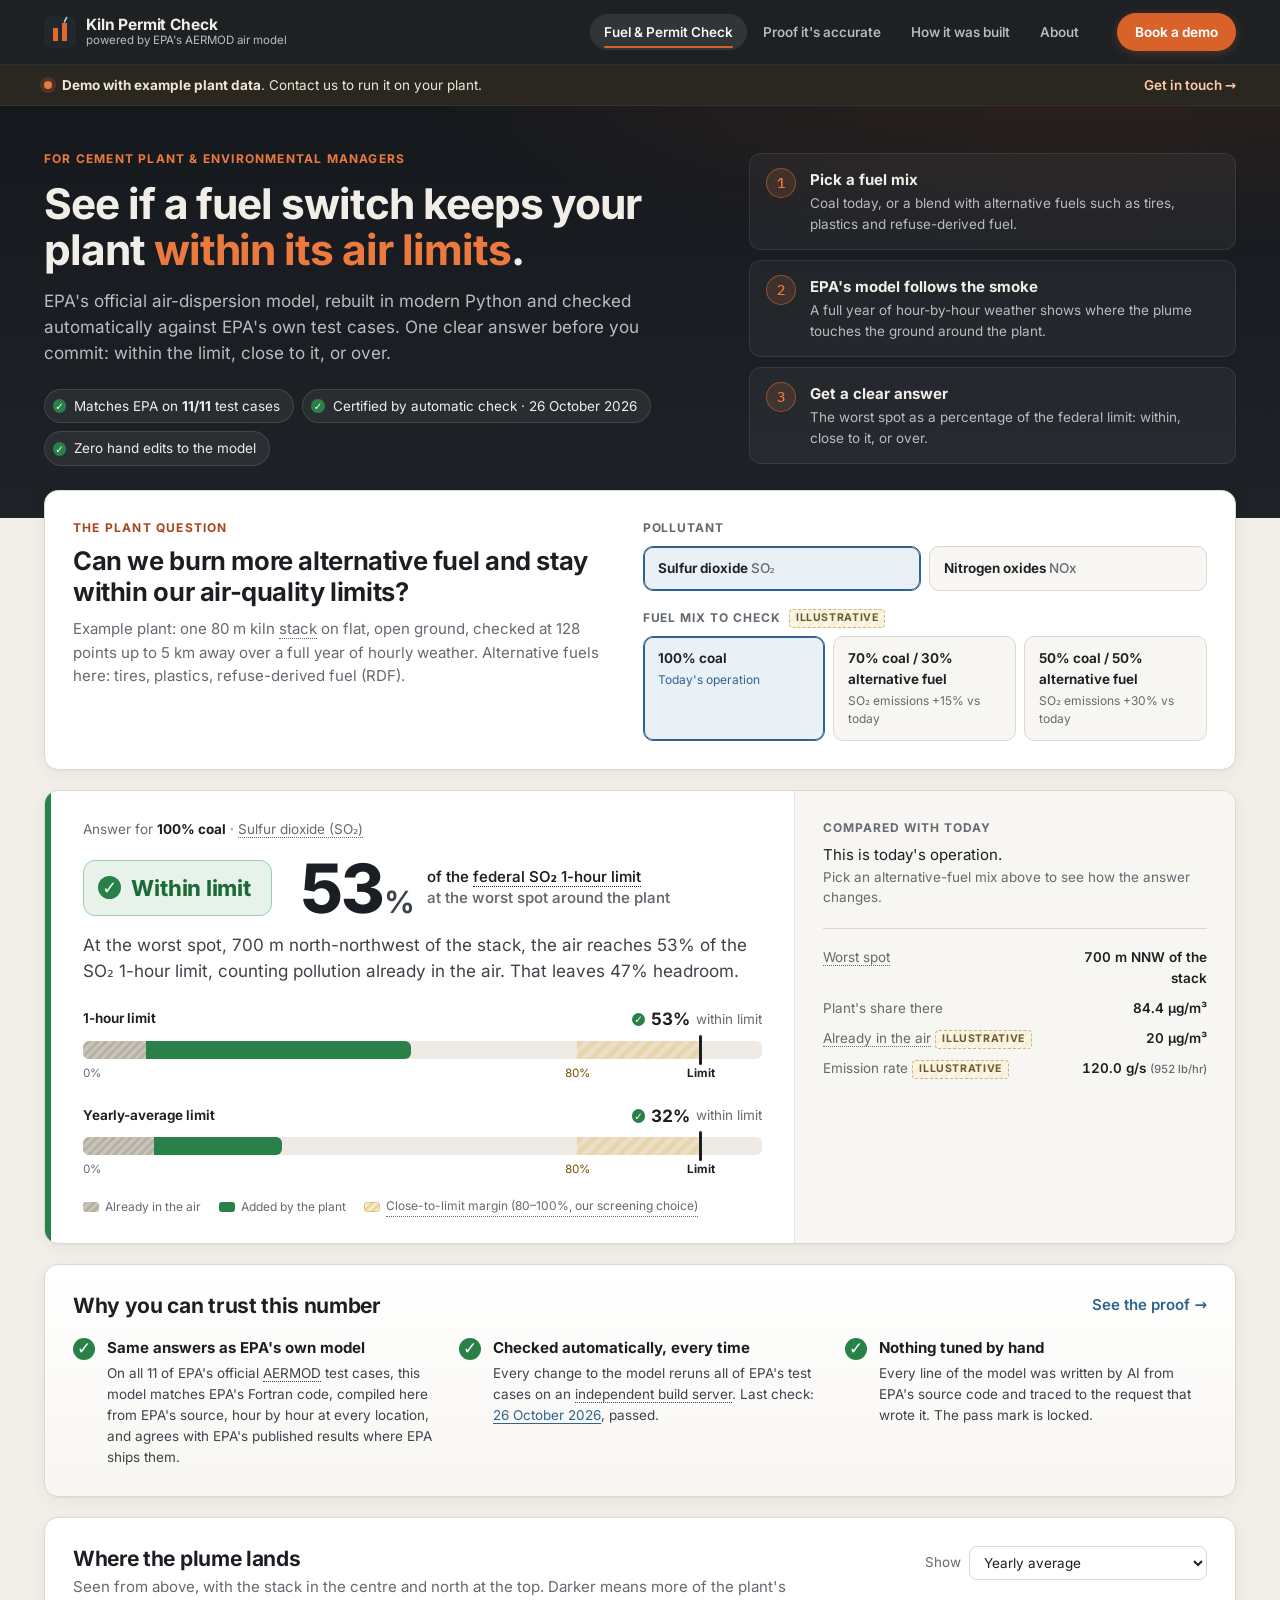
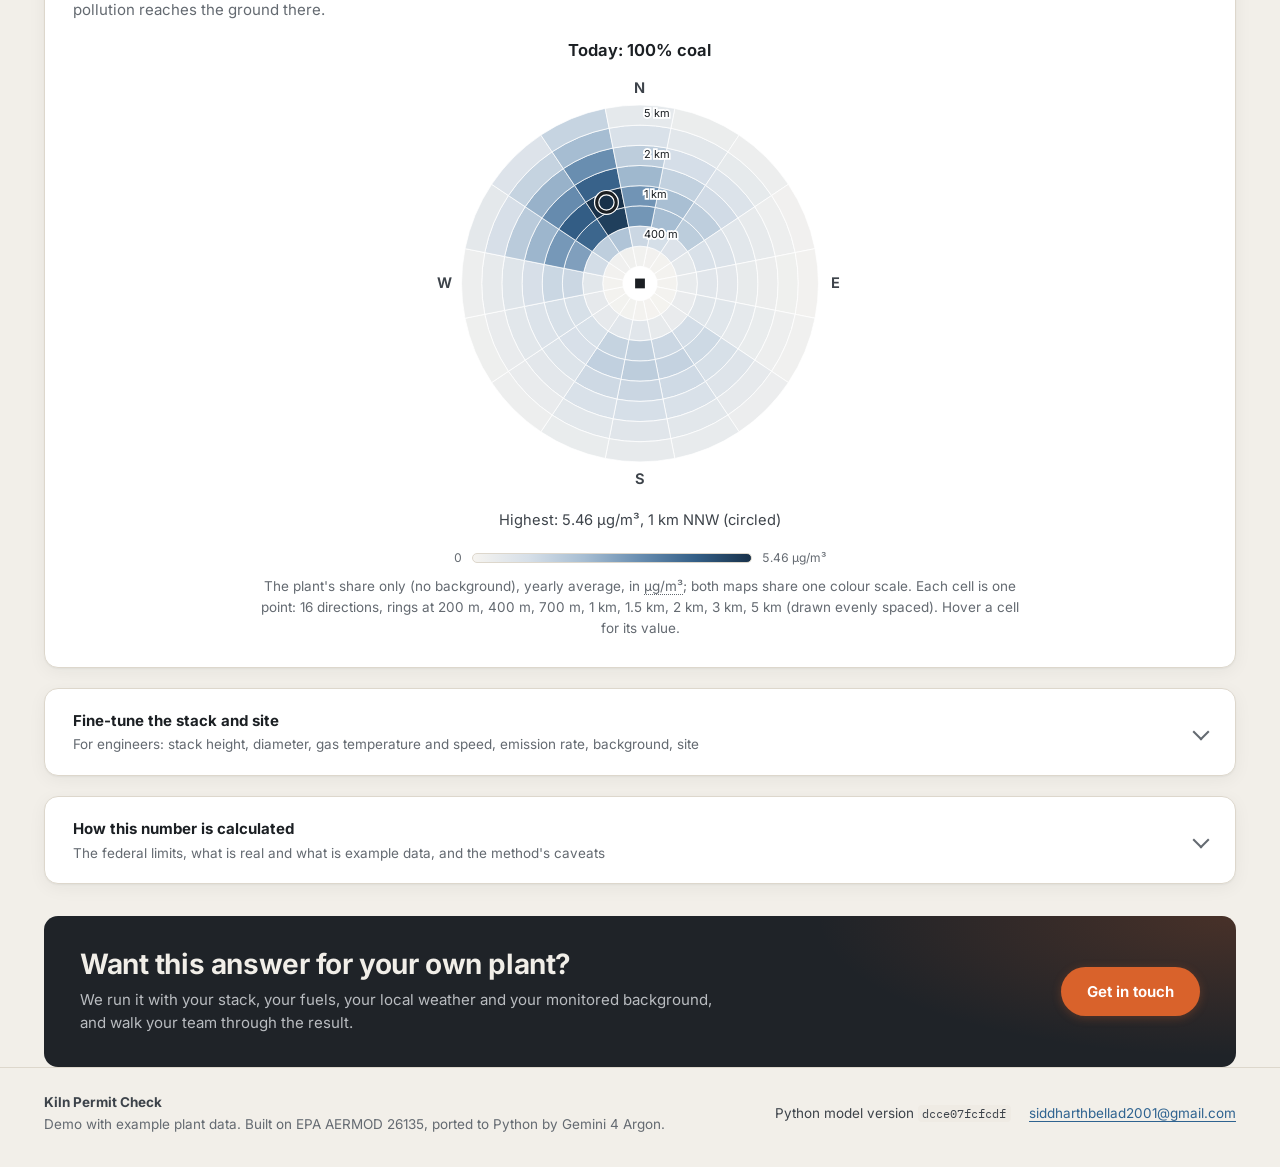
<file: site/index.html>
<!DOCTYPE html>
<html lang="en">
<head>
<meta charset="UTF-8">
<meta name="viewport" content="width=device-width, initial-scale=1.0">
<meta name="description" content="Will a fuel switch keep your cement plant within its air-quality limits? EPA's AERMOD air model, rebuilt in Python and checked against EPA's own test cases.">
<meta name="theme-color" content="#16191d">
<title>Kiln Permit Check · Can we burn more alternative fuel and stay within the limits?</title>
<link rel="icon" href="data:image/svg+xml,%3Csvg xmlns='http://www.w3.org/2000/svg' viewBox='0 0 32 32'%3E%3Crect width='32' height='32' rx='7' fill='%2316191d'/%3E%3Cpath d='M9 25V12h5v13M18 25V7h5v18' fill='%23e06a2c'/%3E%3Cpath d='M20.5 6c0-2 2-2.5 2-4.5' stroke='%23c9ced4' stroke-width='1.6' fill='none' stroke-linecap='round'/%3E%3C/svg%3E">
<link rel="preload" href="fonts/inter-latin-var.woff2" as="font" type="font/woff2" crossorigin>
<link rel="stylesheet" href="app.css">
</head>
<body>
<a class="skip" href="#main">Skip to content</a>

<header class="site">
    <div class="wrap bar">
        <a class="brand" href="#whatif" data-go="whatif" aria-label="Kiln Permit Check, home">
            <svg viewBox="0 0 32 32" aria-hidden="true"><rect width="32" height="32" rx="7" fill="#22272d"/><path d="M9 25V12h5v13M18 25V7h5v18" fill="#e06a2c"/><path d="M20.5 6c0-2 2-2.5 2-4.5" stroke="#c9ced4" stroke-width="1.6" fill="none" stroke-linecap="round"/></svg>
            <span><b>Kiln Permit Check</b><small>powered by EPA's AERMOD air model</small></span>
        </a>
        <nav class="nav" aria-label="Sections">
            <a href="#whatif" data-go="whatif">Fuel &amp; Permit Check</a>
            <a href="#proof" data-go="proof">Proof it's accurate</a>
            <a href="#port" data-go="port">How it was built</a>
            <a href="#about" data-go="about">About</a>
        </nav>
        <a class="btn btn-accent" data-contact href="mailto:siddharthbellad2001@gmail.com">Book a demo</a>
    </div>
</header>

<div id="demo-banner"></div>

<section class="hero" aria-labelledby="hero-title">
    <div class="wrap hero-grid">
        <div class="hero-copy">
            <p class="eyebrow">For cement plant &amp; environmental managers</p>
            <h1 id="hero-title">See if a fuel switch keeps your plant <span class="accent">within its air limits</span>.</h1>
            <p class="lede">EPA's official air-dispersion model, rebuilt in modern Python and checked automatically against EPA's own test cases.
                One clear answer before you commit: within the limit, close to it, or over.</p>
            <ul class="trust-pills" id="trust-pills" aria-live="polite"><li class="pill"><span class="skeleton"></span></li></ul>
        </div>
        <ol class="how" aria-label="How it works">
            <li><span class="num">1</span><div><b>Pick a fuel mix</b><span>Coal today, or a blend with alternative fuels such as tires, plastics and refuse-derived fuel.</span></div></li>
            <li><span class="num">2</span><div><b>EPA's model follows the smoke</b><span>A full year of hour-by-hour weather shows where the plume touches the ground around the plant.</span></div></li>
            <li><span class="num">3</span><div><b>Get a clear answer</b><span>The worst spot as a percentage of the federal limit: within, close to it, or over.</span></div></li>
        </ol>
    </div>
</section>

<main id="main" class="wrap">

    <!-- Fuel & Permit Check -->
    <section id="sec-whatif" data-screen="whatif" class="screen active" aria-labelledby="wi-question">
        <div class="card question">
            <div class="q-text">
                <p class="eyebrow">The plant question</p>
                <h2 id="wi-question">Can we burn more alternative fuel and stay within our air-quality limits?</h2>
                <p class="muted" id="wi-plant"><span class="loading">Loading the example plant…</span></p>
            </div>
            <div class="q-controls">
                <fieldset class="seg" id="wi-pollutant">
                    <legend>Pollutant</legend>
                </fieldset>
                <fieldset class="fuels" id="wi-fuel">
                    <legend>Fuel mix to check <span class="tag" data-tip="Illustrative: the emission changes for each fuel mix are example values, not data from a real plant.">Illustrative</span></legend>
                </fieldset>
            </div>
        </div>

        <div id="wi-answer" class="answer-wrap" aria-live="polite"><div class="card"><div class="loading">Running the numbers…</div></div></div>

        <section class="trust card" aria-labelledby="trust-title">
            <div class="section-head">
                <h2 id="trust-title">Why you can trust this number</h2>
                <a class="link-more" href="#proof" data-go="proof">See the proof <span aria-hidden="true">→</span></a>
            </div>
            <div class="trust-grid" id="trust-grid"><div class="loading">Loading…</div></div>
        </section>

        <section class="card" aria-labelledby="maps-title">
            <div class="section-head">
                <div><h2 id="maps-title">Where the plume lands</h2>
                    <p class="muted">Seen from above, with the stack in the centre and north at the top. Darker means more of the plant's pollution reaches the ground there.</p></div>
                <label class="select-label">Show <select id="wi-metric">
                    <option value="annual" selected>Yearly average</option>
                    <option value="one_hour">Worst hours (1-hour limit basis)</option>
                    <option value="max_1h">Single worst hour</option>
                </select></label>
            </div>
            <div class="maps" id="wi-maps"></div>
            <div class="map-note" id="wi-map-note"></div>
        </section>

        <details class="card fold" id="wi-advanced">
            <summary><span><b>Fine-tune the stack and site</b><small>For engineers: stack height, diameter, gas temperature and speed, emission rate, background, site</small></span></summary>
            <div class="fold-body">
                <div id="wi-advanced-note"></div>
                <div class="adv-grid" id="wi-controls">
                    <label>Emission rate <span class="tag">Illustrative</span> <span class="val" id="wi-emission-v"></span><input type="range" id="wi-emission" step="0.5"></label>
                    <label><span data-term="stack">Stack</span> height <span class="val" id="wi-height-v"></span><input type="range" id="wi-height"></label>
                    <label>Stack diameter <span class="val" id="wi-diameter-v"></span><input type="range" id="wi-diameter"></label>
                    <label>Exit gas temperature <span class="val" id="wi-temperature-v"></span><input type="range" id="wi-temperature"></label>
                    <label>Exit gas speed <span class="val" id="wi-velocity-v"></span><input type="range" id="wi-velocity"></label>
                    <fieldset>
                        <legend>Pollution already in the air <span data-term="background"></span> <span class="tag">Illustrative</span></legend>
                        <label>1-hour, µg/m³<input type="number" id="wi-bg1" min="0" step="1"></label>
                        <label>Yearly average, µg/m³<input type="number" id="wi-bgA" min="0" step="1"></label>
                    </fieldset>
                    <fieldset>
                        <legend>Site (outside this demo's scope)</legend>
                        <label class="check"><input type="checkbox" id="wi-bldg"> Building near the stack <span data-term="downwash"></span></label>
                        <div id="wi-bldg-box" hidden>
                            <label>Building height <span class="val" id="wi-bh-v"></span><input type="range" id="wi-bh" min="5" max="80" step="1" value="30"></label>
                            <label>Building width <span class="val" id="wi-bw-v"></span><input type="range" id="wi-bw" min="5" max="150" step="1" value="40"></label>
                            <label>Distance from stack <span class="val" id="wi-bd-v"></span><input type="range" id="wi-bd" min="10" max="1000" step="10" value="100"></label>
                        </div>
                        <label class="check"><input type="checkbox" id="wi-urban"> Urban site</label>
                        <label class="check"><input type="checkbox" id="wi-terrain"> Hills or complex terrain nearby</label>
                    </fieldset>
                </div>
            </div>
        </details>

        <details class="card fold">
            <summary><span><b>How this number is calculated</b><small>The federal limits, what is real and what is example data, and the method's caveats</small></span></summary>
            <div class="fold-body">
                <div class="sources" id="wi-sources"></div>
                <div class="prose small" id="wi-standards"></div>
                <p class="prose small" id="wi-argon"></p>
            </div>
        </details>

        <div class="cta-band">
            <div><h2>Want this answer for your own plant?</h2>
                <p>We run it with your stack, your fuels, your local weather and your monitored background, and walk your team through the result.</p></div>
            <a class="btn btn-accent btn-lg" data-contact href="mailto:siddharthbellad2001@gmail.com">Get in touch</a>
        </div>
    </section>

    <!-- Proof it's accurate -->
    <section id="sec-proof" data-screen="proof" class="screen" aria-labelledby="proof-title">
        <div class="page-head">
            <p class="eyebrow">Proof it's accurate</p>
            <h2 id="proof-title" class="display">Matches EPA's official model on its own test cases</h2>
            <p class="lede-dark">A number is only useful if it is the number a regulator would get. So every EPA test case is run through both
                EPA's original AERMOD and this Python version, and compared hour by hour at every location around the source.</p>
        </div>
        <div id="cert-card" class="card"><div class="loading">Checking every criterion…</div></div>
        <div class="kpis" id="proof-kpis"></div>
        <section class="card" aria-labelledby="steps-title">
            <h2 id="steps-title">How we check, in plain English</h2>
            <ol class="steps3" id="check-steps"></ol>
        </section>
        <section class="card" aria-labelledby="cases-title">
            <div class="section-head"><div><h2 id="cases-title">Every EPA test case</h2><p class="muted" id="cases-sub"></p></div></div>
            <div class="case-list" id="case-list"><div class="loading">Loading…</div></div>
        </section>
        <h2 class="eng-title">For engineers <span>The full record: every rule, score, fingerprint and file trace</span></h2>
        <details class="card fold">
            <summary><span><b>Scores by test case</b><small>Best-fit slopes, hour-by-hour agreement, design values at every receptor</small></span></summary>
            <div class="fold-body">
                <p class="muted small" id="score-source"></p>
                <div id="case-groups"></div>
                <h3 class="sub-h">Best-fit slope by case <span class="muted">(1 means identical output)</span></h3>
                <div id="slope-chart"></div>
            </div>
        </details>
        <details class="card fold">
            <summary><span><b>What "pass" means</b><small>The EPA rule and the strict rule, with thresholds read from the locked scoring script</small></span></summary>
            <div class="fold-body"><div class="rules" id="rules"></div></div>
        </details>
        <details class="card fold">
            <summary><span><b>Certification criteria</b><small>All must hold; recomputed from the files, nothing stored</small></span></summary>
            <div class="fold-body"><ul class="criteria" id="criteria"></ul><div class="prose small" id="scope-note"></div></div>
        </details>
        <details class="card fold">
            <summary><span><b>Locked scoring script</b><small>harness/compare.py against its pinned sha256 fingerprint</small></span></summary>
            <div class="fold-body"><div class="hash-row" id="frozen"></div></div>
        </details>
        <details class="card fold">
            <summary><span><b>File-by-file trace to the AI requests</b><small>Provenance: every model file traces to the saved Argon reply that wrote it</small></span></summary>
            <div class="fold-body"><p id="prov-status"></p><div id="prov-table"></div></div>
        </details>
    </section>

    <!-- How it was built -->
    <section id="sec-port" data-screen="port" class="screen" aria-labelledby="port-title">
        <div class="page-head">
            <p class="eyebrow">How it was built</p>
            <h2 id="port-title" class="display">An AI translated EPA's model line by line. Nobody edited its code by hand.</h2>
            <p class="lede-dark">EPA publishes AERMOD as Fortran, a scientific programming language from the 1950s that few teams can maintain
                or plug into modern software. Google's Gemini 4 Argon AI model read the source and wrote the Python version. People built the checks;
                an automatic trace proves no one touched the model code itself.</p>
        </div>
        <div class="kpis" id="built-kpis"><div class="kpi"><div class="loading">Loading…</div></div></div>
        <section class="card" aria-labelledby="journey-title">
            <h2 id="journey-title">From EPA's Fortran to a verified Python model</h2>
            <ol class="timeline" id="timeline"></ol>
        </section>
        <h2 class="eng-title">For engineers <span>Every AI request, token and dollar, read from the saved run records</span></h2>
        <details class="card fold">
            <summary><span><b>AI usage and cost</b><small>Requests, tokens billed, output and thinking tokens, total spend</small></span></summary>
            <div class="fold-body">
                <div class="kpis kpis-sm" id="spend"></div>
                <div class="cols-port">
                    <div><h3 class="sub-h">Fortran in scope <span class="muted" id="token-method"></span></h3><div id="token-table"></div>
                        <p class="muted small" id="token-note"></p></div>
                    <div><h3 class="sub-h">Where the tokens went <span class="muted">per Argon request</span></h3><div id="token-chart"></div></div>
                </div>
            </div>
        </details>
        <details class="card fold">
            <summary><span><b>Every Argon run</b><small>agent/runs/: click a run for its requests, files written and repair decisions</small></span></summary>
            <div class="fold-body"><div id="runs"></div><p class="muted xsmall" id="prices"></p><div id="run-detail"></div></div>
        </details>
        <details class="card fold">
            <summary><span><b>Model code history</b><small>Every commit that touched port/aermod_py</small></span></summary>
            <div class="fold-body"><div id="commits"></div></div>
        </details>
    </section>

    <!-- About -->
    <section id="sec-about" data-screen="about" class="screen" aria-labelledby="about-title">
        <div class="page-head">
            <p class="eyebrow">About</p>
            <h2 id="about-title" class="display">Air-permit answers for heavy industry, without the black box</h2>
            <p class="lede-dark">AERMOD is the model the US EPA requires for estimating how pollution from industrial stacks spreads downwind.
                A permit application for a new or modified plant runs it over years of weather and compares the result with the federal air-quality limits.
                This project makes that model fast, modern and auditable, starting with the questions cement plants ask.</p>
        </div>
        <section aria-labelledby="who-title">
            <h2 id="who-title" class="h-plain">Who it is for</h2>
            <div class="personas">
                <div class="card persona"><span class="p-ic"><svg viewBox="0 0 24 24" aria-hidden="true"><path d="M3 21V10l5 3V10l5 3V5h4v16z" fill="none" stroke="currentColor" stroke-width="1.8" stroke-linejoin="round"/><path d="M15 2.5c0-1 1-1.5 1-2.5" stroke="currentColor" stroke-width="1.5" fill="none" stroke-linecap="round"/></svg></span><h3>Plant manager</h3>
                    <p class="q">"Can we burn more alternative fuel without putting the permit at risk?"</p>
                    <p>A yes, a no, or a close call, with the margin, in one screen.</p></div>
                <div class="card persona"><span class="p-ic"><svg viewBox="0 0 24 24" aria-hidden="true"><path d="M9 4h6v2H9zM7 5H5v16h14V5h-2" fill="none" stroke="currentColor" stroke-width="1.8" stroke-linejoin="round"/><path d="M8.5 13l2.5 2.5 4.5-5" fill="none" stroke="currentColor" stroke-width="1.8" stroke-linecap="round" stroke-linejoin="round"/></svg></span><h3>Environmental manager</h3>
                    <p class="q">"How close are we to the limit, and will this hold up with the regulator?"</p>
                    <p>The % of each federal limit, the worst spot around the plant, and proof the model is EPA's own.</p></div>
                <div class="card persona"><span class="p-ic"><svg viewBox="0 0 24 24" aria-hidden="true"><circle cx="10.5" cy="10.5" r="6" fill="none" stroke="currentColor" stroke-width="1.8"/><path d="M15 15l5.5 5.5" stroke="currentColor" stroke-width="2" stroke-linecap="round"/><path d="M8 10.5h5M10.5 8v5" stroke="currentColor" stroke-width="1.5" stroke-linecap="round"/></svg></span><h3>Air-quality consultant</h3>
                    <p class="q">"Is this really AERMOD, to the digit, and can I audit it?"</p>
                    <p>Per-case scores, locked scoring rules, fingerprints and a file-by-file trace, all open.</p></div>
            </div>
        </section>
        <div class="about-grid">
            <section class="card" aria-labelledby="not-title">
                <h2 id="not-title">What this demo is, and is not</h2>
                <ul class="checklist" id="about-scope"></ul>
            </section>
            <section class="card builder" aria-labelledby="builder-title">
                <h2 id="builder-title">Who built it</h2>
                <p>Siddharth Bellad is a chemical and process engineer who has worked at cement, lime and steel plants, where this kind of
                    modelling decides whether a fuel switch or a new stack goes ahead. The kiln check comes from that work.</p>
                <p>Want it run on your plant, with your stack, fuels, local weather and monitored background? Get in touch for a walkthrough.</p>
                <a class="btn btn-accent btn-lg" data-contact href="mailto:siddharthbellad2001@gmail.com">Get in touch</a>
            </section>
        </div>
        <section class="card" aria-labelledby="gloss-title">
            <h2 id="gloss-title">Plain-English glossary</h2>
            <dl class="glossary" id="glossary"></dl>
        </section>
    </section>

</main>

<footer class="site-foot">
    <div class="wrap foot-grid">
        <div><b>Kiln Permit Check</b><span class="muted">Demo with example plant data. Built on EPA AERMOD 26135, ported to Python by Gemini 4 Argon.</span></div>
        <div class="foot-meta"><span id="footer-port"></span><a data-contact href="mailto:siddharthbellad2001@gmail.com">siddharthbellad2001@gmail.com</a></div>
    </div>
</footer>
<div id="tooltip" role="tooltip"></div>
<script src="data/static.js"></script>
<script src="app.js"></script>
</body>
</html>
</file>
<file: site/app.css>
/* Kiln Permit Check. Warm limestone surfaces under a graphite control-room header; one kiln-orange
   accent for calls to action only; steel blue for things you can click. In the spirit of ISA-101,
   saturated green / amber / red are reserved for status and always come with an icon and a word. */

@font-face {
    font-family: "Inter";
    src: url("fonts/inter-latin-var.woff2") format("woff2-variations"), url("fonts/inter-latin-var.woff2") format("woff2");
    font-weight: 100 900; font-style: normal; font-display: swap;
}
@font-face {
    font-family: "IBM Plex Mono";
    src: url("fonts/plex-mono-400.woff2") format("woff2");
    font-weight: 400; font-style: normal; font-display: swap;
}
@font-face {
    font-family: "IBM Plex Mono";
    src: url("fonts/plex-mono-500.woff2") format("woff2");
    font-weight: 500 700; font-style: normal; font-display: swap;
}

:root {
    --canvas: #f2efe9;          /* limestone */
    --surface: #ffffff;
    --surface-2: #f8f6f2;
    --surface-3: #efebe4;
    --line: #ddd7cc;
    --line-2: #ebe6dd;
    --ink: #1b1f23;
    --ink-2: #3d434a;
    --muted: #646a71;

    --graphite: #15181c;
    --graphite-2: #1f2328;
    --graphite-3: #2b3036;
    --on-dark: #f1eee8;
    --on-dark-2: #b9bcc0;

    --accent: #d9622b;          /* kiln orange: calls to action and brand only */
    --accent-hi: #ec7a3f;
    --accent-ink: #a8461a;
    --steel: #2f6390;           /* steel blue: links, controls, selection, focus */
    --steel-hi: #3d78aa;
    --steel-50: #e9f0f6;
    --steel-line: #a9c0d5;

    --ok: #1c6a37;   --ok-fill: #2a8049;  --ok-50: #e7f3ea;  --ok-line: #9ccbab;
    --warn: #7a4c00; --warn-fill: #d2950f; --warn-50: #fcf3df; --warn-line: #e5c47a;
    --bad: #a1251c;  --bad-fill: #c23a2c;  --bad-50: #fae8e5; --bad-line: #e3aaa3;
    --prog: #5a6068; --prog-50: #eeece8;  --prog-line: #c9c5bd;
    --bg-fill: #b3ada3;

    --fs-xs: 12px; --fs-sm: 13.5px; --fs-md: 15px; --fs-lg: 17px; --fs-xl: 21px; --fs-2xl: 28px; --fs-3xl: 40px;
    --s1: 4px; --s2: 8px; --s3: 12px; --s4: 16px; --s5: 24px; --s6: 32px; --s7: 48px;
    --radius: 14px; --radius-sm: 8px;
    --shadow: 0 1px 2px rgba(27, 31, 35, .05), 0 4px 18px rgba(27, 31, 35, .05);
    --font: "Inter", system-ui, -apple-system, "Segoe UI", Roboto, "Helvetica Neue", Arial, sans-serif;
    --mono: "IBM Plex Mono", ui-monospace, "SFMono-Regular", Menlo, Consolas, monospace;
}

* { box-sizing: border-box; margin: 0; padding: 0; }
html { -webkit-text-size-adjust: 100%; scroll-padding-top: 80px; }
body { font-family: var(--font); font-size: var(--fs-md); line-height: 1.55; background: var(--canvas); color: var(--ink);
    font-feature-settings: "cv11", "ss01"; -webkit-font-smoothing: antialiased; }
a { color: var(--steel); text-decoration: underline; text-decoration-thickness: 1px; text-underline-offset: 3px; }
a:hover { color: var(--steel-hi); }
:focus-visible { outline: 2.5px solid var(--steel-hi); outline-offset: 2px; border-radius: 4px; }
code, .mono { font-family: var(--mono); font-size: .86em; }
code { background: var(--surface-3); padding: .05em .4em; border-radius: 4px; color: var(--ink-2); }
.mono { word-break: break-all; }
.mono.nowrap { white-space: nowrap; word-break: normal; }
h1, h2, h3 { letter-spacing: -.015em; line-height: 1.2; }
h2 { font-size: var(--fs-xl); font-weight: 680; }
h3 { font-size: var(--fs-md); font-weight: 650; }
.muted { color: var(--muted); }
.small { font-size: var(--fs-sm); }
.xsmall { font-size: var(--fs-xs); }
.wrap { width: 100%; max-width: 1240px; margin: 0 auto; padding: 0 var(--s5); }
@media (min-width: 1700px) { .wrap { max-width: 1440px; } :root { --fs-md: 16px; } }
.skip { position: absolute; left: -999px; top: 8px; background: var(--surface); padding: 8px 12px; border-radius: 6px; z-index: 50; }
.skip:focus { left: 8px; }
[hidden] { display: none !important; }

/* Status icon + label: the one way status is shown anywhere on the page. */
.ic { display: inline-flex; align-items: center; justify-content: center; width: 1.3em; height: 1.3em; border-radius: 50%;
    font-size: .76em; font-weight: 800; line-height: 1; flex: none; color: #fff; background: var(--prog); font-family: var(--font); }
.ic.ok { background: var(--ok-fill); }
.ic.bad { background: var(--bad-fill); }
.ic.warn { background: var(--warn-fill); color: #1b1f23; border-radius: 2px; clip-path: polygon(50% 0, 100% 100%, 0 100%); padding-top: .3em; }
.ic.prog, .ic.neutral { background: transparent; color: var(--prog); border: 1.5px solid var(--prog); }
.badge { display: inline-flex; align-items: center; gap: 6px; padding: 2px 10px 2px 6px; border-radius: 999px; font-size: var(--fs-xs);
    font-weight: 650; border: 1px solid; white-space: nowrap; vertical-align: middle; }
.badge.ok { color: var(--ok); background: var(--ok-50); border-color: var(--ok-line); }
.badge.bad { color: var(--bad); background: var(--bad-50); border-color: var(--bad-line); }
.badge.warn { color: var(--warn); background: var(--warn-50); border-color: var(--warn-line); }
.badge.prog, .badge.neutral { color: var(--prog); background: var(--prog-50); border-color: var(--prog-line); }
.tag { display: inline-block; font-size: 10.5px; font-weight: 700; letter-spacing: .06em; text-transform: uppercase; color: #6d5a2a;
    background: repeating-linear-gradient(-45deg, #fbf6e8, #fbf6e8 4px, #f6efda 4px, #f6efda 8px); border: 1px dashed #cdb67a;
    padding: 0 6px; border-radius: 4px; line-height: 1.6; vertical-align: middle; cursor: help; }
.tag-steel { color: var(--steel); background: var(--steel-50); border: 1px solid var(--steel-line); }

/* Tooltips and glossary terms */
.tip { display: inline-flex; align-items: center; justify-content: center; width: 16px; height: 16px; border-radius: 50%;
    border: 1.3px solid currentColor; color: var(--muted); font: italic 700 10.5px/1 Georgia, serif; cursor: help; vertical-align: 1px; }
.tip:hover, .tip:focus-visible { color: var(--steel); }
.term { border-bottom: 1.5px dotted currentColor; cursor: help; text-decoration: none; }
.term:hover, .term:focus-visible { color: var(--steel); }
#tooltip { position: fixed; z-index: 100; max-width: 340px; padding: 10px 12px; border-radius: 8px; background: var(--graphite-2);
    color: var(--on-dark); font-size: var(--fs-sm); line-height: 1.45; pointer-events: none; opacity: 0; transform: translateY(4px);
    transition: opacity .12s, transform .12s; box-shadow: 0 8px 28px rgba(0, 0, 0, .25); }
#tooltip.show { opacity: 1; transform: none; }
[data-tip] { cursor: help; }

/* Buttons */
.btn { display: inline-flex; align-items: center; gap: 8px; padding: 9px 18px; border-radius: 999px; font-weight: 650; font-size: var(--fs-sm);
    text-decoration: none; white-space: nowrap; transition: background .15s, transform .15s, box-shadow .15s; }
.btn-accent { background: var(--accent); color: #fff; box-shadow: 0 2px 10px rgba(217, 98, 43, .28); }
.btn-accent:hover { background: var(--accent-hi); color: #fff; transform: translateY(-1px); }
.btn-lg { padding: 13px 26px; font-size: var(--fs-md); }

/* Header + nav */
header.site { position: sticky; top: 0; z-index: 20; background: rgba(21, 24, 28, .96); backdrop-filter: blur(8px);
    border-bottom: 1px solid rgba(255, 255, 255, .06); }
.bar { display: flex; align-items: center; gap: var(--s5); height: 64px; }
.brand { display: flex; align-items: center; gap: 10px; color: var(--on-dark); text-decoration: none; flex: none; }
.brand svg { width: 32px; height: 32px; }
.brand span { display: flex; flex-direction: column; line-height: 1.15; }
.brand b { font-size: 15.5px; font-weight: 700; letter-spacing: -.01em; }
.brand small { font-size: 11.5px; color: var(--on-dark-2); }
.brand:hover { color: #fff; }
.nav { display: flex; gap: 2px; margin-left: auto; }
.nav a { color: var(--on-dark-2); text-decoration: none; font-size: var(--fs-sm); font-weight: 560; padding: 8px 14px; border-radius: 999px;
    position: relative; transition: color .15s, background .15s; }
.nav a:hover { color: #fff; background: rgba(255, 255, 255, .06); }
.nav a[aria-current] { color: #fff; background: rgba(255, 255, 255, .09); }
.nav a[aria-current]::after { content: ""; position: absolute; left: 14px; right: 14px; bottom: 2px; height: 2px; border-radius: 2px; background: var(--accent); }

.demo-banner { background: #2a2620; color: #efe6d6; font-size: var(--fs-sm); border-bottom: 1px solid rgba(255, 255, 255, .05); }
.demo-banner .wrap { display: flex; align-items: center; gap: 10px; min-height: 40px; padding-top: 6px; padding-bottom: 6px; flex-wrap: wrap; }
.demo-banner a { color: #ffc8a6; font-weight: 600; text-decoration: none; margin-left: auto; }
.demo-banner a:hover { color: #fff; }
.demo-dot { width: 8px; height: 8px; border-radius: 50%; background: var(--accent-hi); box-shadow: 0 0 0 4px rgba(236, 122, 63, .18); flex: none; }

/* Hero (Fuel & Permit Check only) */
.hero { background: radial-gradient(1200px 380px at 85% -20%, rgba(217, 98, 43, .16), transparent 60%),
    linear-gradient(180deg, var(--graphite) 0%, var(--graphite-2) 100%); color: var(--on-dark); padding: 44px 0 52px; overflow: hidden; }
body:not([data-screen="whatif"]) .hero { display: none; }
.hero-grid { display: grid; grid-template-columns: minmax(0, 1.35fr) minmax(320px, 1fr); gap: var(--s7); align-items: center; }
.eyebrow { font-size: 12px; font-weight: 700; letter-spacing: .1em; text-transform: uppercase; color: var(--accent-ink); }
.hero .eyebrow { color: var(--accent-hi); }
.hero h1 { font-size: clamp(30px, 3.3vw, 46px); font-weight: 720; letter-spacing: -.025em; margin: 12px 0 14px; line-height: 1.1; }
.hero h1 .accent { color: var(--accent-hi); }
.hero .lede { font-size: var(--fs-lg); color: var(--on-dark-2); max-width: 640px; }
.trust-pills { list-style: none; display: flex; flex-wrap: wrap; gap: 8px; margin-top: 22px; }
.pill { display: inline-flex; align-items: center; gap: 8px; padding: 6px 13px 6px 8px; border-radius: 999px; font-size: var(--fs-sm);
    background: rgba(255, 255, 255, .06); border: 1px solid rgba(255, 255, 255, .12); color: var(--on-dark); }
.pill b { font-weight: 700; }
.pill.bad { border-color: rgba(227, 120, 108, .6); }
.pill .skeleton { width: 260px; }
.how { list-style: none; display: grid; gap: 10px; }
.how li { display: flex; gap: 14px; align-items: flex-start; padding: 14px 16px; border-radius: 12px; background: rgba(255, 255, 255, .045);
    border: 1px solid rgba(255, 255, 255, .08); }
.how .num, .steps3 .num, .timeline .num { flex: none; width: 30px; height: 30px; border-radius: 50%; display: grid; place-items: center;
    font: 600 14px/1 var(--mono); background: rgba(236, 122, 63, .14); color: var(--accent-hi); border: 1px solid rgba(236, 122, 63, .45); }
.how b { display: block; font-size: var(--fs-md); }
.how span:not(.num) { display: block; color: var(--on-dark-2); font-size: var(--fs-sm); margin-top: 2px; }
.skeleton { display: inline-block; height: 1em; border-radius: 4px; background: linear-gradient(90deg, rgba(128, 128, 128, .15), rgba(128, 128, 128, .3), rgba(128, 128, 128, .15));
    background-size: 200% 100%; animation: shimmer 1.4s infinite; }
@keyframes shimmer { to { background-position: -200% 0; } }

/* Layout */
main { padding: 32px 0 56px; }
body[data-screen="whatif"] main { margin-top: -28px; padding-top: 0; position: relative; }
.screen { display: none; }
.screen.active { display: block; animation: rise .35s ease both; }
@keyframes rise { from { opacity: 0; transform: translateY(6px); } to { opacity: 1; transform: none; } }
.card { background: var(--surface); border: 1px solid var(--line); border-radius: var(--radius); padding: 28px; box-shadow: var(--shadow); margin-bottom: 20px; }
.section-head { display: flex; align-items: flex-start; justify-content: space-between; gap: var(--s4); margin-bottom: 18px; flex-wrap: wrap; }
.section-head p { margin-top: 4px; max-width: 720px; }
.link-more { font-weight: 600; text-decoration: none; white-space: nowrap; }
.link-more:hover { text-decoration: underline; }
.page-head { padding: 16px 0 28px; max-width: 900px; }
.display { font-size: clamp(28px, 2.8vw, 40px); font-weight: 720; letter-spacing: -.025em; margin: 10px 0 12px; }
.lede-dark { font-size: var(--fs-lg); color: var(--ink-2); }
.h-plain { margin-bottom: 14px; }
.eng-title { font-size: var(--fs-lg); margin: 40px 0 14px; display: flex; align-items: baseline; gap: 12px; flex-wrap: wrap; padding-top: 22px; border-top: 1px solid var(--line); }
.eng-title span { font-size: var(--fs-sm); font-weight: 450; color: var(--muted); letter-spacing: 0; }
.sub-h { font-size: var(--fs-md); margin: 20px 0 10px; }
.sub-h:first-child { margin-top: 0; }
.loading { color: var(--muted); font-size: var(--fs-sm); padding: 6px 0; }
.empty { background: var(--surface-2); border: 1px dashed var(--line); border-radius: var(--radius-sm); padding: 14px; color: var(--ink-2); font-size: var(--fs-sm); }
.error { display: flex; gap: 10px; align-items: flex-start; background: var(--bad-50); border: 1px solid var(--bad-line); color: var(--bad); padding: 12px 16px; border-radius: var(--radius-sm); margin-bottom: 16px; }
.prose p, .prose ul { margin-top: 8px; }
.prose ul { padding-left: 20px; }
.prose li { margin-top: 4px; }
.prose.small, .small.prose { color: var(--ink-2); }

/* Question + controls */
.question { display: grid; grid-template-columns: minmax(0, 1fr) minmax(0, 1.05fr); gap: 32px; align-items: start; }
.question h2 { font-size: clamp(22px, 2vw, 28px); margin: 8px 0 10px; }
.q-controls { display: grid; gap: 18px; }
fieldset { border: 0; min-width: 0; }
legend { font-size: var(--fs-xs); font-weight: 700; letter-spacing: .08em; text-transform: uppercase; color: var(--muted); margin-bottom: 8px; display: flex; gap: 8px; align-items: center; }
.opt { position: relative; display: block; cursor: pointer; }
.opt input { position: absolute; opacity: 0; width: 1px; height: 1px; }
.opt > span { display: flex; flex-direction: column; gap: 2px; height: 100%; padding: 11px 14px; border: 1.5px solid var(--line); border-radius: 10px;
    background: var(--surface-2); transition: border-color .15s, background .15s, box-shadow .15s; }
.opt:hover > span { border-color: var(--steel-line); }
.opt input:checked + span { border-color: var(--steel); background: var(--steel-50); box-shadow: inset 0 0 0 1px var(--steel); }
.opt input:focus-visible + span { outline: 2.5px solid var(--steel-hi); outline-offset: 2px; }
.opt b { font-size: var(--fs-sm); font-weight: 650; }
.opt small { font-size: var(--fs-xs); color: var(--muted); }
.opt input:checked + span small { color: var(--steel); }
.chem { font-weight: 500; color: var(--muted); }
.seg { display: grid; grid-template-columns: repeat(2, minmax(0, 1fr)); gap: 8px; }
.fuels { display: grid; grid-template-columns: repeat(3, minmax(0, 1fr)); gap: 8px; }
.seg legend, .fuels legend { grid-column: 1 / -1; }

/* The answer */
.answer { display: grid; grid-template-columns: minmax(0, 1.7fr) minmax(260px, 1fr); gap: 0; padding: 0; overflow: hidden; border-width: 1px;
    position: relative; }
.answer::before { content: ""; position: absolute; left: 0; top: 0; bottom: 0; width: 6px; background: var(--prog); }
.answer.ok::before { background: var(--ok-fill); }
.answer.warn::before { background: var(--warn-fill); }
.answer.bad::before { background: var(--bad-fill); }
.ans-main { padding: 28px 32px 26px 38px; }
.ans-side { padding: 28px 28px; background: var(--surface-2); border-left: 1px solid var(--line-2); display: flex; flex-direction: column; gap: 20px; }
.ans-for { font-size: var(--fs-sm); color: var(--muted); }
.ans-for b { color: var(--ink); }
.ans-row { display: flex; align-items: center; gap: 22px 28px; flex-wrap: wrap; margin: 14px 0 6px; }
.ans-status { display: inline-flex; align-items: center; gap: 10px; font-size: 22px; font-weight: 750; letter-spacing: -.01em;
    padding: 10px 20px 10px 14px; border-radius: 12px; border: 1.5px solid; }
.ans-status .ic { font-size: 18px; }
.ans-status.ok { color: var(--ok); background: var(--ok-50); border-color: var(--ok-line); }
.ans-status.warn { color: var(--warn); background: var(--warn-50); border-color: var(--warn-line); }
.ans-status.bad { color: var(--bad); background: var(--bad-50); border-color: var(--bad-line); }
.ans-status.neutral { color: var(--prog); background: var(--prog-50); border-color: var(--prog-line); margin: 14px 0 10px; }
.ans-big { display: flex; align-items: center; gap: 14px; }
.ans-big .pct { font-size: 68px; font-weight: 760; letter-spacing: -.04em; line-height: 1; font-variant-numeric: tabular-nums; }
.ans-big .pct small { font-size: .45em; font-weight: 650; margin-left: 2px; color: var(--ink-2); }
.ans-big .of { font-size: var(--fs-md); line-height: 1.35; font-weight: 550; }
.ans-say { font-size: var(--fs-lg); color: var(--ink-2); max-width: 720px; margin: 10px 0 22px; }
.issues { margin: 6px 0 10px 20px; color: var(--ink-2); }
.today .k { font-size: var(--fs-xs); font-weight: 700; letter-spacing: .08em; text-transform: uppercase; color: var(--muted); }
.today-v { display: flex; align-items: center; gap: 10px; margin-top: 6px; font-size: var(--fs-md); }
.today-v b { font-size: 34px; font-weight: 740; letter-spacing: -.03em; line-height: 1; }
.delta { margin-top: 8px; font-size: var(--fs-sm); font-weight: 600; color: var(--ink-2); }
.facts { display: grid; grid-template-columns: auto 1fr; gap: 9px 14px; font-size: var(--fs-sm); padding-top: 18px; border-top: 1px solid var(--line); }
.facts dt { color: var(--muted); }
.facts dd { text-align: right; font-weight: 600; font-variant-numeric: tabular-nums; }
.facts dd small { color: var(--muted); font-weight: 500; }

/* Gauges: % of limit with the 80% screening band */
.gauges { display: grid; gap: 20px; }
.g-head { display: flex; justify-content: space-between; align-items: baseline; gap: 12px; margin-bottom: 8px; font-size: var(--fs-sm); }
.g-name { font-weight: 650; }
.g-val { display: inline-flex; align-items: center; gap: 6px; }
.g-val b { font-size: var(--fs-lg); font-variant-numeric: tabular-nums; }
.g-bar { position: relative; height: 18px; border-radius: 6px; background: var(--surface-3); }
.g-band { position: absolute; top: 0; bottom: 0; background: repeating-linear-gradient(-45deg, rgba(210, 149, 15, .14), rgba(210, 149, 15, .14) 5px, rgba(210, 149, 15, .26) 5px, rgba(210, 149, 15, .26) 10px); }
.g-seg { position: absolute; top: 0; bottom: 0; transition: width .6s cubic-bezier(.2, .7, .2, 1), left .6s cubic-bezier(.2, .7, .2, 1); }
.g-bg { left: 0; border-radius: 6px 0 0 6px; background: repeating-linear-gradient(-45deg, #c9c3b8, #c9c3b8 3px, #b7b0a4 3px, #b7b0a4 6px); }
.g-plant { background: var(--prog); border-radius: 0 6px 6px 0; }
.gauge.ok .g-plant { background: var(--ok-fill); }
.gauge.warn .g-plant { background: var(--warn-fill); }
.gauge.bad .g-plant { background: var(--bad-fill); }
.g-limit { position: absolute; top: -6px; bottom: -6px; width: 3px; margin-left: -1.5px; background: var(--ink); border-radius: 2px; }
.g-scale { position: relative; height: 18px; margin-top: 6px; font-size: 11.5px; color: var(--muted); font-variant-numeric: tabular-nums; }
.g-scale span { position: absolute; transform: translateX(-50%); white-space: nowrap; }
.g-scale span:first-child { transform: none; }
.g-near { color: var(--warn); }
.g-lim { font-weight: 700; color: var(--ink); }
.g-key { display: flex; flex-wrap: wrap; gap: 6px 18px; margin-top: 18px; font-size: var(--fs-xs); color: var(--muted); }
.g-key span { display: inline-flex; align-items: center; gap: 6px; }
.g-key i { display: inline-block; width: 16px; height: 10px; border-radius: 3px; }
.k-bg { background: repeating-linear-gradient(-45deg, #c9c3b8, #c9c3b8 3px, #b7b0a4 3px, #b7b0a4 6px); }
.k-plant { background: var(--prog); }
.answer.ok .k-plant { background: var(--ok-fill); }
.answer.warn .k-plant { background: var(--warn-fill); }
.answer.bad .k-plant { background: var(--bad-fill); }
.k-band { background: repeating-linear-gradient(-45deg, rgba(210, 149, 15, .2), rgba(210, 149, 15, .2) 3px, rgba(210, 149, 15, .4) 3px, rgba(210, 149, 15, .4) 6px); border: 1px solid var(--warn-line); }

/* Trust strip */
.trust { background: linear-gradient(180deg, #fff, var(--surface-2)); }
.trust-grid { display: grid; grid-template-columns: repeat(3, minmax(0, 1fr)); gap: 24px; }
.trust-item { display: flex; gap: 12px; align-items: flex-start; }
.trust-item > .ic { font-size: 17px; margin-top: 2px; }
.trust-item b { display: block; font-size: var(--fs-md); }
.trust-item p { color: var(--ink-2); font-size: var(--fs-sm); margin-top: 4px; }

/* Maps */
.select-label { font-size: var(--fs-sm); color: var(--muted); display: inline-flex; align-items: center; gap: 8px; }
select { font: inherit; color: var(--ink); padding: 7px 10px; border: 1px solid var(--line); border-radius: 8px; background: var(--surface); }
.maps { display: grid; grid-template-columns: repeat(2, minmax(0, 440px)); gap: 32px; justify-content: center; }
.maps.single { grid-template-columns: minmax(0, 440px); }
.map-note { margin-top: 12px; text-align: center; }
.map-note p { max-width: 760px; margin: 8px auto 0; }
.map-legend { display: inline-flex; align-items: center; gap: 10px; font-size: var(--fs-xs); color: var(--muted); font-variant-numeric: tabular-nums; }
.ramp { width: 280px; height: 10px; border-radius: 5px; border: 1px solid var(--line); }

/* Charts */
.chart { width: 100%; height: auto; display: block; font-family: var(--font); }
.chart text { fill: var(--ink-2); }
.chart text.title { font-weight: 650; font-size: 13.5px; fill: var(--ink); }
.chart text.axis-title { font-size: 11px; fill: var(--muted); }
.chart text.faint { fill: var(--muted); }
.chart text.mono { font-family: var(--mono); }
.chart text.ring { fill: var(--ink); paint-order: stroke; stroke: #fff; stroke-width: 3px; }
.chart text.compass { font-weight: 650; fill: var(--ink-2); }
.chart text.ok-text { fill: var(--ok); }
.chart text.bad-text { fill: var(--bad); }
.chart .grid { stroke: var(--line-2); }
.chart .tick { stroke: var(--line); }
.chart .band-ok { fill: var(--ok-50); }
.chart .ok-line { stroke: var(--ok); stroke-width: 1.5; }
.chart .stripe { fill: var(--surface-2); }
.chart .hot { stroke: var(--ink); }
.chart .stack-mark { fill: var(--ink); }
.chart .map-empty { fill: var(--surface-3); stroke: var(--line); }
.chart [data-tip]:hover { opacity: .85; }
.legend { display: flex; flex-wrap: wrap; gap: 6px 16px; font-size: var(--fs-xs); color: var(--muted); margin-bottom: 8px; }
.legend span { display: inline-flex; align-items: center; gap: 6px; }
.legend i { display: inline-block; width: 10px; height: 10px; border-radius: 2px; }

/* Folds ("For engineers" etc.) */
details.fold { padding: 0; }
details.fold > summary { list-style: none; cursor: pointer; padding: 20px 28px; display: flex; align-items: center; gap: 16px; }
details.fold > summary::-webkit-details-marker { display: none; }
details.fold > summary::after { content: ""; margin-left: auto; width: 10px; height: 10px; border-right: 2px solid var(--muted); border-bottom: 2px solid var(--muted);
    transform: rotate(45deg); transition: transform .2s; flex: none; }
details.fold[open] > summary::after { transform: rotate(-135deg); }
details.fold > summary > span { display: flex; flex-direction: column; gap: 2px; }
details.fold > summary b { font-size: var(--fs-md); }
details.fold > summary small { color: var(--muted); font-size: var(--fs-sm); }
details.fold > summary:hover b { color: var(--steel); }
.fold-body { padding: 4px 28px 28px; border-top: 1px solid var(--line-2); padding-top: 22px; }

/* Advanced controls */
.adv-grid { display: grid; grid-template-columns: repeat(auto-fit, minmax(230px, 1fr)); gap: 16px 28px; }
.adv-grid label { display: block; font-size: var(--fs-sm); font-weight: 600; }
.adv-grid .val { float: right; font-weight: 500; color: var(--ink-2); font-variant-numeric: tabular-nums; }
.adv-grid .val small { color: var(--muted); }
.adv-grid fieldset { border-top: 1px solid var(--line-2); padding-top: 12px; display: grid; gap: 10px; align-content: start; }
.adv-grid label.check { display: flex; align-items: center; gap: 8px; font-weight: 500; }
input[type=range] { width: 100%; margin-top: 8px; accent-color: var(--steel); }
input[type=number] { display: block; width: 100%; margin-top: 4px; font: inherit; padding: 6px 10px; border: 1px solid var(--line); border-radius: 8px; }
input:disabled { opacity: .55; cursor: not-allowed; }
.demo-note { display: flex; gap: 10px; align-items: flex-start; background: var(--surface-2); border: 1px solid var(--line); border-radius: 10px;
    padding: 12px 14px; margin-bottom: 18px; font-size: var(--fs-sm); color: var(--ink-2); }
.demo-note .ic { margin-top: 2px; }
.sources { display: grid; grid-template-columns: 1fr 1fr; gap: 12px; margin-bottom: 8px; }
.source { font-size: var(--fs-sm); color: var(--ink-2); padding: 12px 14px; border-radius: 10px; border: 1px solid var(--line-2); background: var(--surface-2); }
.source .lab, .source .tag { margin-right: 8px; }
.source .lab { font-size: 10.5px; font-weight: 700; letter-spacing: .06em; text-transform: uppercase; color: var(--steel); }

/* CTA band */
.cta-band { display: flex; align-items: center; justify-content: space-between; gap: 24px; flex-wrap: wrap; margin-top: 32px; padding: 32px 36px;
    border-radius: var(--radius); color: var(--on-dark);
    background: radial-gradient(600px 200px at 100% 0, rgba(217, 98, 43, .22), transparent 70%), var(--graphite-2); }
.cta-band h2 { font-size: var(--fs-2xl); }
.cta-band p { color: var(--on-dark-2); margin-top: 6px; max-width: 640px; }

/* Proof */
.cert { display: flex; gap: 22px; align-items: flex-start; border-width: 1.5px; }
.cert.ok { border-color: var(--ok-line); background: linear-gradient(135deg, var(--ok-50), #fff 55%); }
.cert.bad { border-color: var(--bad-line); background: linear-gradient(135deg, var(--bad-50), #fff 55%); }
.cert-seal { flex: none; width: 64px; height: 64px; border-radius: 50%; display: grid; place-items: center; font-size: 30px; font-weight: 800; color: #fff; background: var(--prog); }
.cert.ok .cert-seal { background: var(--ok-fill); box-shadow: 0 0 0 6px rgba(42, 128, 73, .14); }
.cert.bad .cert-seal { background: var(--bad-fill); }
.cert.neutral .cert-seal { background: transparent; color: var(--prog); border: 2.5px solid var(--prog); }
.cert h3 { font-size: var(--fs-xl); margin: 6px 0 8px; }
.cert p { color: var(--ink-2); max-width: 820px; }
.cert-label { display: flex; align-items: center; gap: 8px; flex-wrap: wrap; margin-top: 12px; font-size: var(--fs-sm); }
.kpis { display: grid; grid-template-columns: repeat(4, minmax(0, 1fr)); gap: 16px; margin-bottom: 20px; }
.kpi { background: var(--surface); border: 1px solid var(--line); border-radius: var(--radius); padding: 20px 22px; box-shadow: var(--shadow); }
.kpi .v { display: flex; align-items: center; gap: 10px; font-size: 34px; font-weight: 740; letter-spacing: -.03em; line-height: 1.1; font-variant-numeric: tabular-nums; }
.kpi .v .ic { font-size: 16px; }
.kpi .k { font-weight: 650; margin-top: 8px; font-size: var(--fs-sm); }
.kpi .d { color: var(--muted); font-size: var(--fs-xs); margin-top: 2px; }
.kpis-sm .kpi { box-shadow: none; background: var(--surface-2); }
.kpis-sm .kpi .v { font-size: 24px; }
.steps3, .timeline { list-style: none; display: grid; grid-template-columns: repeat(3, minmax(0, 1fr)); gap: 24px; margin-top: 16px; }
.timeline { grid-template-columns: repeat(4, minmax(0, 1fr)); }
.steps3 li, .timeline li { display: flex; gap: 14px; align-items: flex-start; }
.steps3 .num, .timeline .num { background: #fdf0e8; color: var(--accent-ink); border-color: #f0c2a6; }
.steps3 b, .timeline b { font-size: var(--fs-md); }
.steps3 p, .timeline p { color: var(--ink-2); font-size: var(--fs-sm); margin-top: 4px; }
.case-list { display: grid; grid-template-columns: repeat(auto-fill, minmax(220px, 1fr)); gap: 12px; }
.case-tile { border: 1px solid var(--line); border-radius: 12px; padding: 14px 16px; background: var(--surface-2); display: flex; flex-direction: column; gap: 4px; }
.ct-top { display: flex; align-items: center; justify-content: space-between; gap: 8px; margin-bottom: 6px; }
.ct-name { font-weight: 650; }
.ct-meta { font-size: var(--fs-xs); color: var(--muted); }
.ct-code { align-self: flex-start; margin-top: 6px; font-size: 11px; }

/* Engineer detail (kept from the original dashboard) */
.tier-head { display: flex; align-items: center; gap: 12px; margin: 20px 0 10px; flex-wrap: wrap; }
.tier-head:first-child { margin-top: 8px; }
.cases { display: grid; grid-template-columns: repeat(auto-fill, minmax(300px, 1fr)); gap: 12px; }
.case { border: 1px solid var(--line); border-radius: 10px; padding: 14px; background: var(--surface); }
.case-head { display: flex; justify-content: space-between; align-items: center; gap: 8px; }
.case .meta { font-size: var(--fs-xs); color: var(--muted); margin: 4px 0 10px; }
.case pre { font-size: 11.5px; white-space: pre-wrap; background: var(--surface-2); padding: 8px; border-radius: 6px; font-family: var(--mono); }
.metrics { display: grid; grid-template-columns: 1fr auto; gap: 5px 12px; font-size: var(--fs-xs); }
.metrics dt { color: var(--muted); }
.metrics dd { text-align: right; font-family: var(--mono); }
.rules { display: grid; grid-template-columns: 1fr 1fr; gap: 16px; }
.rule { border: 1px solid var(--line-2); border-radius: 10px; padding: 16px; background: var(--surface-2); }
.rule .against { font-size: var(--fs-sm); color: var(--muted); margin: 4px 0 8px; }
.rule ul { padding-left: 18px; font-size: var(--fs-sm); }
.rule li { margin-top: 4px; }
.mono-li { font-family: var(--mono); font-size: 12px; color: var(--ink-2); }
.criteria { list-style: none; display: grid; gap: 2px; }
.criteria li { display: grid; grid-template-columns: auto minmax(0, 1fr) minmax(0, 1fr); gap: 12px; padding: 10px 0; border-bottom: 1px solid var(--line-2); align-items: start; }
.criteria .title { font-weight: 650; font-size: var(--fs-sm); }
.criteria .why { font-size: var(--fs-xs); color: var(--muted); }
.criteria .detail { font-size: var(--fs-xs); font-family: var(--mono); word-break: break-word; }
#scope-note { margin-top: 16px; }
.hash-row { display: grid; grid-template-columns: 1fr 1fr auto; gap: 12px; }
.hash { border: 1px solid var(--line-2); border-radius: 10px; padding: 12px 14px; background: var(--surface-2); }
.hash .k { font-size: var(--fs-xs); color: var(--muted); margin-bottom: 4px; }
.hash.center { display: flex; align-items: center; justify-content: center; }
.table-wrap { overflow-x: auto; border: 1px solid var(--line-2); border-radius: 10px; }
table { width: 100%; border-collapse: collapse; font-size: var(--fs-sm); }
th, td { padding: 9px 12px; text-align: left; border-bottom: 1px solid var(--line-2); vertical-align: top; }
th { background: var(--surface-2); font-size: var(--fs-xs); font-weight: 650; color: var(--ink-2); white-space: nowrap; }
td.num, th.num { text-align: right; font-variant-numeric: tabular-nums; }
tbody tr:last-child td { border-bottom: 0; }
tr.clickable { cursor: pointer; }
tr.clickable:hover, tr.selected { background: var(--steel-50); }
.run-detail { margin-top: 16px; }
.cols-port { display: grid; grid-template-columns: minmax(0, 1fr) minmax(0, 1.3fr); gap: 28px; margin-top: 8px; }
#token-note, #prices { margin-top: 10px; }
.commits { list-style: none; font-size: var(--fs-sm); }
.commits li { display: grid; grid-template-columns: 90px 100px 1fr; gap: 12px; padding: 7px 0; border-bottom: 1px solid var(--line-2); }

/* About */
.personas { display: grid; grid-template-columns: repeat(3, minmax(0, 1fr)); gap: 16px; margin-bottom: 20px; }
.persona { margin-bottom: 0; }
.persona .p-ic { display: grid; place-items: center; width: 40px; height: 40px; border-radius: 12px; background: var(--steel-50); color: var(--steel);
    margin-bottom: 14px; border: 1px solid var(--steel-line); }
.persona .p-ic svg { width: 22px; height: 22px; }
.persona .q { font-size: var(--fs-lg); font-weight: 600; margin: 8px 0; letter-spacing: -.01em; }
.persona p:not(.q) { color: var(--ink-2); font-size: var(--fs-sm); }
.about-grid { display: grid; grid-template-columns: 1fr 1fr; gap: 20px; }
.about-grid .card { margin-bottom: 0; }
.checklist { list-style: none; display: grid; gap: 12px; margin-top: 14px; font-size: var(--fs-sm); color: var(--ink-2); }
.checklist li { display: flex; gap: 10px; align-items: flex-start; }
.checklist .ic { margin-top: 3px; }
.glossary { display: grid; grid-template-columns: repeat(3, minmax(0, 1fr)); gap: 18px 28px; margin-top: 16px; font-size: var(--fs-sm); }
.glossary dt { font-weight: 650; }
.glossary dd { color: var(--ink-2); }
.about-grid { margin-bottom: 20px; }
.builder { display: flex; flex-direction: column; align-items: flex-start; gap: 10px; }
.builder p { color: var(--ink-2); }
.builder .btn { margin-top: 8px; }

/* Footer */
.site-foot { border-top: 1px solid var(--line); padding: 24px 0 32px; font-size: var(--fs-sm); color: var(--ink-2); }
.foot-grid { display: flex; justify-content: space-between; gap: 16px; flex-wrap: wrap; }
.foot-grid > div:first-child { display: flex; flex-direction: column; gap: 2px; }
.foot-meta { display: flex; gap: 18px; align-items: center; flex-wrap: wrap; }

/* Responsive */
@media (max-width: 1100px) {
    .bar { gap: 14px; }
    .nav a { padding: 8px 10px; }
    .brand small { display: none; }
    .hero-grid, .question, .answer { grid-template-columns: 1fr; }
    .ans-side { border-left: 0; border-top: 1px solid var(--line-2); }
    .kpis, .timeline { grid-template-columns: repeat(2, minmax(0, 1fr)); }
}
@media (max-width: 820px) {
    .bar { height: auto; flex-wrap: wrap; padding-top: 10px; padding-bottom: 6px; row-gap: 6px; }
    .bar .btn { margin-left: auto; padding: 7px 14px; }
    .nav { order: 3; width: 100%; margin: 0 -8px; overflow-x: auto; scrollbar-width: none; }
    .nav a { white-space: nowrap; }
    .glossary { grid-template-columns: 1fr 1fr; }
    .trust-grid, .steps3, .personas, .about-grid, .rules, .sources, .cols-port, .hash-row { grid-template-columns: 1fr; }
    .maps { grid-template-columns: minmax(0, 420px); }
    .fuels { grid-template-columns: 1fr; }
    .criteria li { grid-template-columns: auto 1fr; }
    .criteria .detail { grid-column: 2; }
}
@media (max-width: 560px) {
    .wrap { padding: 0 16px; }
    .card { padding: 20px; }
    .ans-main { padding: 22px 20px 22px 26px; }
    .ans-side { padding: 22px 20px; }
    .ans-big .pct { font-size: 56px; }
    .kpis, .timeline, .glossary { grid-template-columns: 1fr; }
    .facts { grid-template-columns: minmax(0, 1fr) minmax(0, 1fr); }
    details.fold > summary { padding: 16px 20px; }
    .fold-body { padding: 18px 20px 22px; }
    .cta-band { padding: 26px 22px; }
    .hero { padding: 30px 0 44px; }
    .demo-banner a { margin-left: 0; }
    .demo-dot { display: none; }
}
@media (prefers-reduced-motion: reduce) {
    *, *::before, *::after { animation: none !important; transition: none !important; }
}
@media print {
    header.site, .demo-banner, .cta-band, .btn { display: none; }
    .screen { display: block !important; }
    details.fold > summary::after { display: none; }
}
</file>
